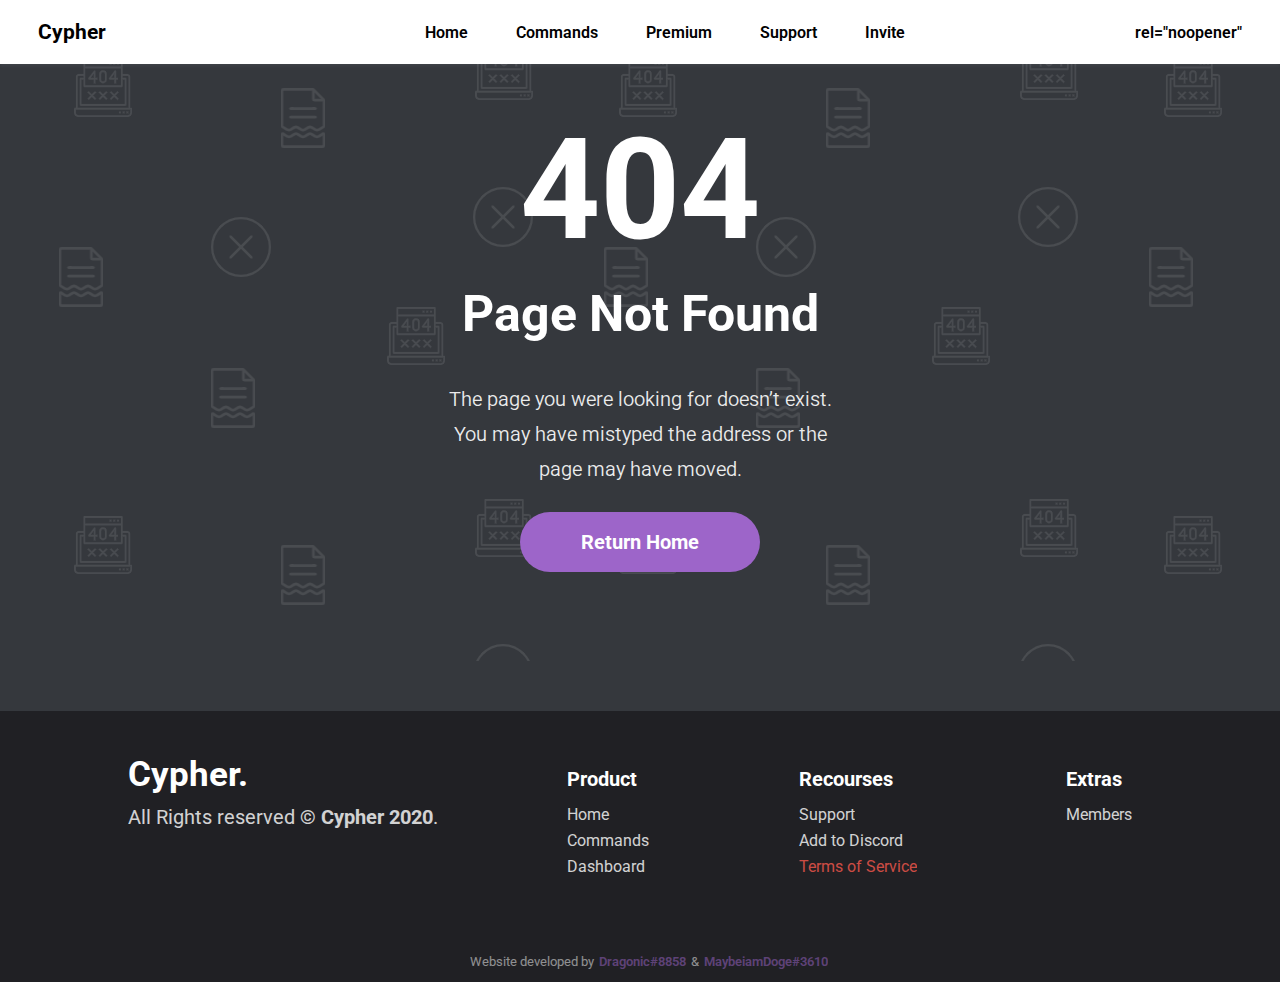
<file: 404/index.html>
<!DOCTYPE html>
<!--suppress HtmlUnknownTag -->
<html lang="en">
<head>
	<meta charset="utf-8">
	<meta name="viewport" content="width=device.width, initial-scale=1.0">
	<link href='https://cdn.jsdelivr.net/npm/boxicons@2.0.5/css/boxicons.min.css' rel='stylesheet'>
	<link href="https://kit-free.fontawesome.com/releases/latest/css/free.min.css" media="all" rel="stylesheet">
	<link rel="stylesheet" href="error.css">
	<title>Cypher | Oops!</title>
</head>
<body>

        <div class="wrapper">
            <div class="nav grid">
                <div>
                    <a href="/" class="logo">Cypher</a>
                </div>

                <div class="menu" id="nav-menu">
                    <ul class="list">
                        <li class="item"><a href="/" class="link">Home</a></li>
                        <li class="item"><a href="/commands" class="link">Commands</a></li>
                        <li class="item"><a href="/premium/" class="link">Premium</a></li>
                        <li class="item"><a href="//cypherbot.org/support" target="_blank" class="link" rel="noopener">Support</a></li>
                        <li class="item"><a href="https://cypherbot.org/invite" target="_blank" class="link" rel="noopener">Invite</a></li>
                    </ul>
                </div>

                <div class="toggle" id="nav-toggle">
                    <i class='bx bx-menu'></i>
                </div> rel="noopener"
            </div>
        </div>

	<div id="landing">

		<div class="text">
			<h1 class="header">404</h1>
			<h3 class="title">Page Not Found</h3>
			<h3 class="description">The page you were looking for doesn’t exist. You may have mistyped the address or the page may have moved.</h3>
			<a href="../index.html" class="button">Return Home</a>
		</div>

	</div>


	<div class="footer">
		<!-- up-sec -->
		<div class="up-section">
			<div class="part">
				<a href="#" class="f-logo">Cypher.</a>
				<p class="description">All Rights reserved <b>&copy; Cypher 2020</b>.</p>
				<div class="social">
					<a href="https://top.gg/bot/698234168785764432" target="_blank" rel="noopener"><i class="far fa-star"></i></a>
					<a href="https://discord.gg/sZTzZr7" target="_blank" rel="noopener"><i class="far fa-question-circle"></i></a>
				</div>
			</div>
			<ul>
				<h1>Product</h1>
				<li><a href="#">Home</a></li>
				<li><a href="#">Commands</a></li>
				<li><a href="#">Dashboard</a></li>
			</ul>
			<ul>
				<h1>Recourses</h1>
				<li><a href="https://cypherbot.org/support" target="_blank" rel="noopener">Support</a></li>
				<li><a href="https://cypherbot.org/invite" target="_blank" rel="noopener">Add to Discord</a></li>
				<li><a href="../terms/terms.html" class="tos">Terms of Service</a></li>
			</ul>
			<ul>
				<h1>Extras</h1>
				<li><a href="/members/">Members</a></li>
			</ul>
		</div>
		<div class="credits">
			<p>Website developed by <a href="#">Dragonic#8858</a> &  <a href="https://matthewhayward.co.uk/" rel="noopener" target="_blank">MaybeiamDoge#3610</a></p>
		</div>
	</div>

	<script>
		const container = document.getElementById('landing');
		window.onmousemove = function(e){
			const x = -e.clientX / 95,
					y = -e.clientY / 95;
			container.style.backgroundPositionX = x + 'px';
			container.style.backgroundPositionY = y + 'px';

		}
	</script>
	<script src="../js/script.js"></script>
</body>
</html>
</file>
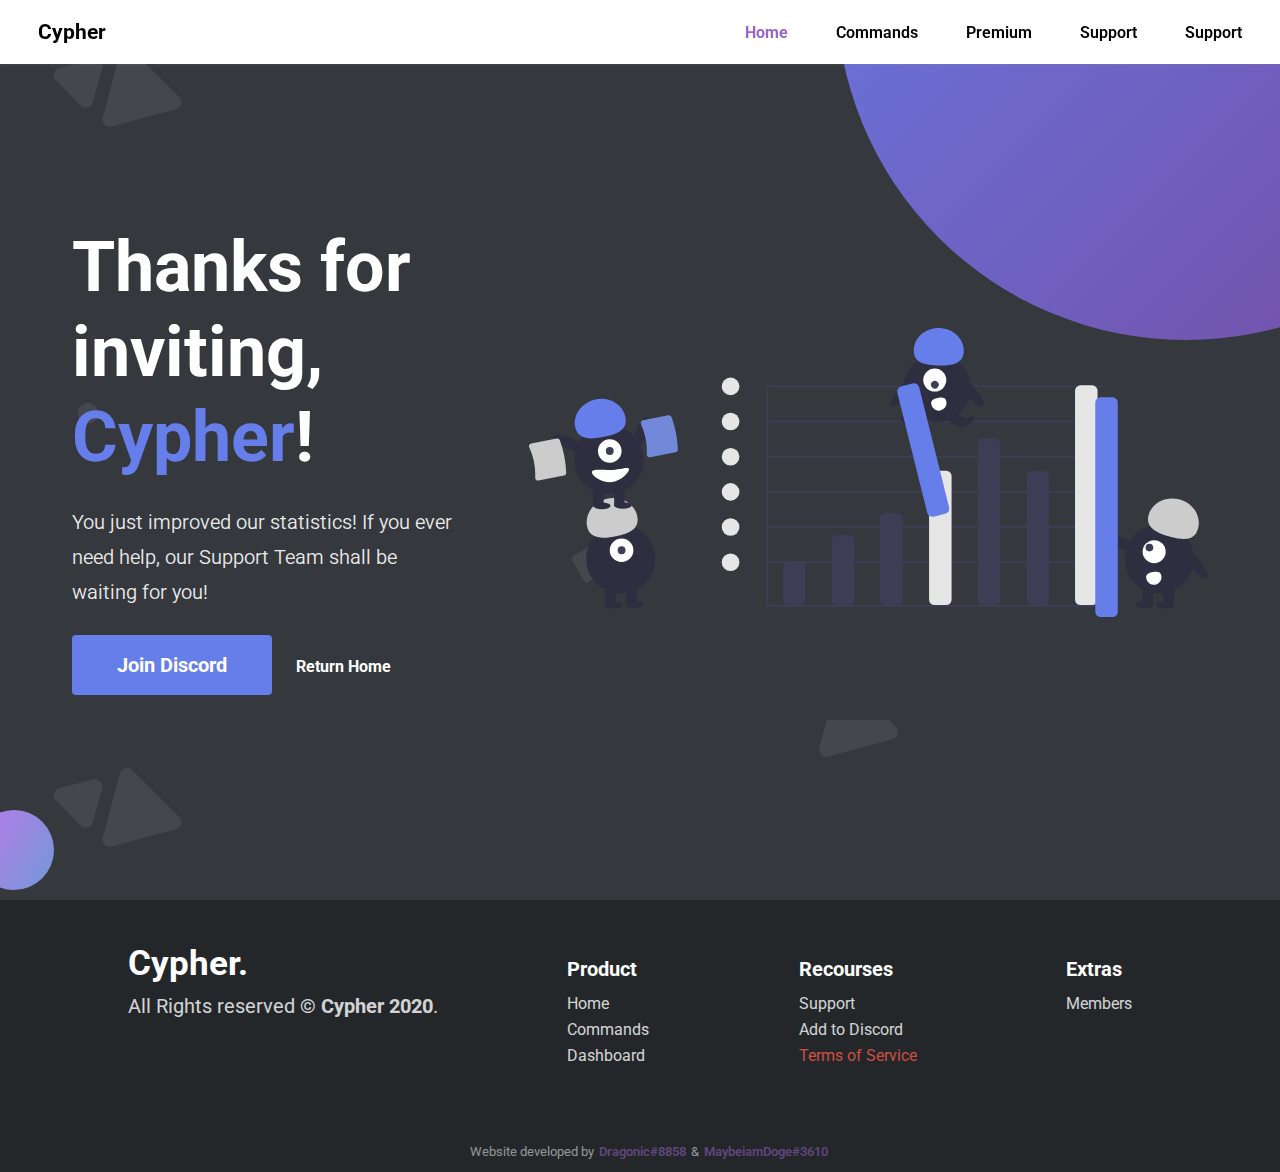
<file: completed/index.html>
<!DOCTYPE html>
<!--suppress HtmlUnknownTag -->
<html lang="en">
<head>
	<meta charset="utf-8">
	<meta name="viewport" content="width=device.width, initial-scale=1.0">
	<link href="https://kit-free.fontawesome.com/releases/latest/css/free.min.css" media="all" rel="stylesheet">
	<script src="/js/lazysizes.min.js" async=""></script>
    <link href='https://cdn.jsdelivr.net/npm/boxicons@2.0.5/css/boxicons.min.css' rel='stylesheet'>
	<link rel="stylesheet" href="complete.css">
	<title>Thank you!</title>
</head>
<body>

        <div class="wrapper">
            <div class="nav grid">
                <div>
                    <a href="/" class="logo">Cypher</a>
                </div>

                <div class="menu" id="nav-menu">
                    <ul class="list">
                        <li class="item"><a href="/" class="link active">Home</a></li>
                        <li class="item"><a href="/commands/" class="link">Commands</a></li>
                        <li class="item"><a href="/premium/" class="link">Premium</a></li>
                        <li class="item"><a href="https://discord.gg/sZTzZr7" target="_blank" class="link">Support</a></li>
                        <li class="item"><a href="https://cypherbot.org/invite" target="_blank" class="link">Support</a></li>
                    </ul>
                </div>

                <div class="toggle" id="nav-toggle">
                    <i class='bx bx-menu'></i>
                </div>
            </div>
        </div>

	<div class="landing">

		<div class="top-right-gradient"></div>

		<div class="text" data-aos="fade-right">
			<h1 class="title">Thanks for inviting, <span>Cypher</span>!</h1>
			<h3 class="description">You just improved our statistics! If you ever need help, our Support Team shall be waiting for you!</h3>
			<div class="buttons">
				<a href="https://discord.gg/sZTzZr7" target="_blank" class="color">Join Discord</a> <a href="../index.html">Return Home</a>
			</div>
		</div>
		<div class="logo" data-aos="fade-left">
			<img data-src="images/undraw_Projections_re_1mrh.svg" draggable="false" class="image lazyload" alt="Thank you!">
		</div>

		<div class="bottom-left-gradient"></div>

	</div>

	<div class="footer">
		<!-- up-sec -->
		<div class="up-section">
			<div class="part">
				<a href="#" class="f-logo">Cypher.</a>
				<p class="description">All Rights reserved <b>&copy; Cypher 2020</b>.</p>
				<div class="social">
					<a href="https://top.gg/bot/698234168785764432" target="_blank" rel="noopener"><i class="far fa-star"></i></a>
					<a href="https://discord.gg/sZTzZr7" target="_blank" rel="noopener"><i class="far fa-question-circle"></i></a>
				</div>
			</div>
			<ul>
				<h1>Product</h1>
				<li><a href="#">Home</a></li>
				<li><a href="#">Commands</a></li>
				<li><a href="#">Dashboard</a></li>
			</ul>
			<ul>
				<h1>Recourses</h1>
				<li><a href="https://cypherbot.org/support" target="_blank" rel="noopener">Support</a></li>
				<li><a href="https://cypherbot.org/invite" target="_blank" rel="noopener">Add to Discord</a></li>
				<li><a href="../terms/terms.html" class="tos">Terms of Service</a></li>
			</ul>
			<ul>
				<h1>Extras</h1>
				<li><a href="/members/">Members</a></li>
			</ul>
		</div>
		<div class="credits">
			<p>Website developed by <a href="#">Dragonic#8858</a> &  <a href="https://matthewhayward.co.uk/" rel="noopener" target="_blank">MaybeiamDoge#3610</a></p>
		</div>
	</div>
	
	<script type="text/javascript">
	const showMenu = (toggleId, navId) =>{
	    const toggle = document.getElementById(toggleId),
	    nav = document.getElementById(navId)

	    if(toggle && nav){
	        toggle.addEventListener('click', ()=>{
	            nav.classList.toggle('show')
	        })
	    }
	}
	showMenu('nav-toggle','nav-menu')

	/*===== ACTIVE AND REMOVE MENU =====*/
	const navLink = document.querySelectorAll('.link');

	function linkAction(){
	  /*Active link*/
	  navLink.forEach(n => n.classList.remove('active'));
	  this.classList.add('active');

	  /*Remove menu mobile*/
	  const navMenu = document.getElementById('nav-menu')
	  navMenu.classList.remove('show')
	}
	navLink.forEach(n => n.addEventListener('click', linkAction));
	</script>
</body>
</html>
</file>
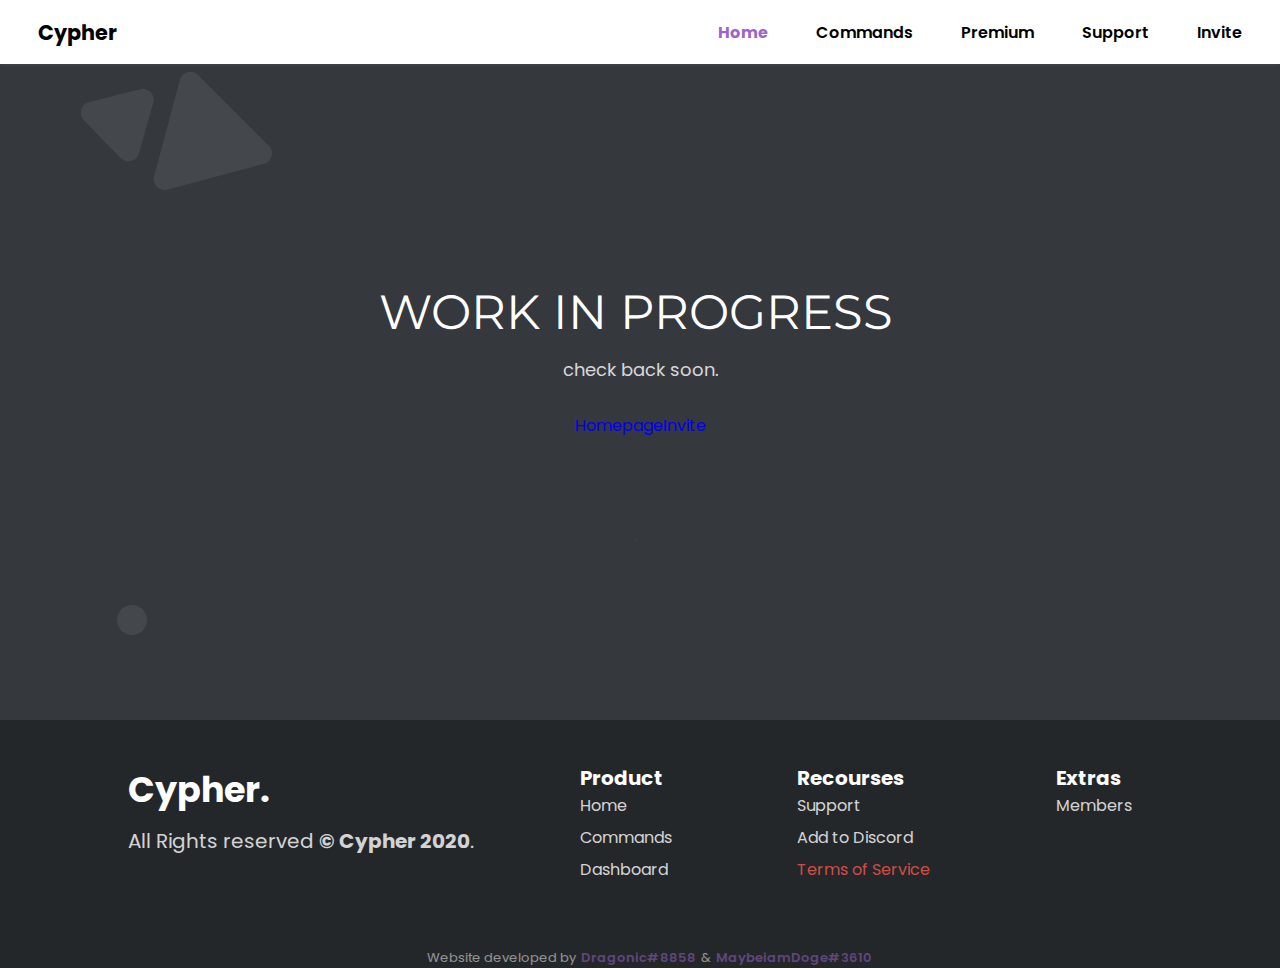
<file: construction/index.html>
<!DOCTYPE html>
<html lang="en">
<head>
	<meta charset="utf-8">
	<meta name="viewport" content="width=device.width, initial-scale=1.0">
    <link href='https://cdn.jsdelivr.net/npm/boxicons@2.0.5/css/boxicons.min.css' rel='stylesheet'>
	<link rel="stylesheet" href="const.css">
	<title>Cypher | Progress</title>

	<meta name="twitter:card"
	      content="summary">
  	<meta property="theme-color"
  	      content="#FFCF4A">
  	<meta name="description" 
  	 	  content="Don't come here yet, we're working on something 👀">
  	<meta name="og:title" 
  		  content="Cypher | Multipurpose Discord Bot">
  	<meta name="og:site_name" 
  		  content="Cypher">  		  
  	<meta name="og:type"
  	      content="website">
  	<meta name="og:image" 
  	      content="https://i.imgur.com/5wyZD51.png">
  	<meta name="og:image:width"
  	      content="200">
  	<meta name="og:image:height" 
  	      content="200">

</head>
<body>

        <div class="wrapper">
            <div class="nav grid">
                <div>
                    <a href="/" class="logo">Cypher</a>
                </div>

                <div class="menu" id="nav-menu">
                    <ul class="list">
                        <li class="item"><a href="/" class="link active">Home</a></li>
                        <li class="item"><a href="/commands/" class="link">Commands</a></li>
                        <li class="item"><a href="/premium/" class="link">Premium</a></li>
<!--                        <li class="item"><a href="#skills" class="link">Dashboard</a></li>-->
                        <li class="item"><a href="//cypherbot.org/support" class="link">Support</a></li>
                        <li class="item"><a href="//cypherbot.org/invite" class="link">Invite</a></li>
                    </ul>
                </div>

                <div class="toggle" id="nav-toggle">
                    <i class='bx bx-menu'></i>
                </div>
            </div>
        </div>


	<div class="intro">
		<div class="container">
			<div class="text-center">
				<h1 class="title">Work in Progress</h1>
				<p class="desc">
					check back soon.
				</p>
				<div class="btn">
					<!-- <a href="../../index.html" class="link">Go Home</a>&nbsp;|&nbsp;<a href="https://cypherbot.org/invite" target="_blank"class="link">invite</a> -->
					<a href="#" class="color">Homepage</a><a href="#">Invite</a>
				</div>
			</div>
		</div>
	</div>

	<div class="footer">
		<!-- up-sec -->
		<div class="up-section">
			<div class="part">
				<a href="#" class="f-logo">Cypher.</a>
				<p class="description">All Rights reserved <b>&copy; Cypher 2020</b>.</p>
				<div class="social">
					<a href="https://top.gg/bot/698234168785764432" target="_blank" rel="noopener"><i class="far fa-star"></i></a>
					<a href="https://discord.gg/sZTzZr7" target="_blank" rel="noopener"><i class="far fa-question-circle"></i></a>
				</div>
			</div>
			<ul>
				<h1>Product</h1>
				<li><a href="#">Home</a></li>
				<li><a href="#">Commands</a></li>
				<li><a href="#">Dashboard</a></li>
			</ul>
			<ul>
				<h1>Recourses</h1>
				<li><a href="https://cypherbot.org/support" target="_blank" rel="noopener">Support</a></li>
				<li><a href="https://cypherbot.org/invite" target="_blank" rel="noopener">Add to Discord</a></li>
				<li><a href="../terms/terms.html" class="tos">Terms of Service</a></li>
			</ul>
			<ul>
				<h1>Extras</h1>
				<li><a href="/members/">Members</a></li>
			</ul>
		</div>
		<div class="credits">
			<p>Website developed by <a href="#">Dragonic#8858</a> &  <a href="https://matthewhayward.co.uk/" rel="noopener" target="_blank">MaybeiamDoge#3610</a></p>
		</div>
	</div>

<script type="text/javascript">
	/*===== MENU SHOW =====*/
	const showMenu = (toggleId, navId) =>{
	    const toggle = document.getElementById(toggleId),
	    nav = document.getElementById(navId)

	    if(toggle && nav){
	        toggle.addEventListener('click', ()=>{
	            nav.classList.toggle('show')
	        })
	    }
	}
	showMenu('nav-toggle','nav-menu')

	/*===== ACTIVE AND REMOVE MENU =====*/
	const navLink = document.querySelectorAll('.link');

	function linkAction(){
	  /*Active link*/
	  navLink.forEach(n => n.classList.remove('active'));
	  this.classList.add('active');

	  /*Remove menu mobile*/
	  const navMenu = document.getElementById('nav-menu')
	  navMenu.classList.remove('show')
	}
	navLink.forEach(n => n.addEventListener('click', linkAction));
</script>

</body>
</html>
</file>
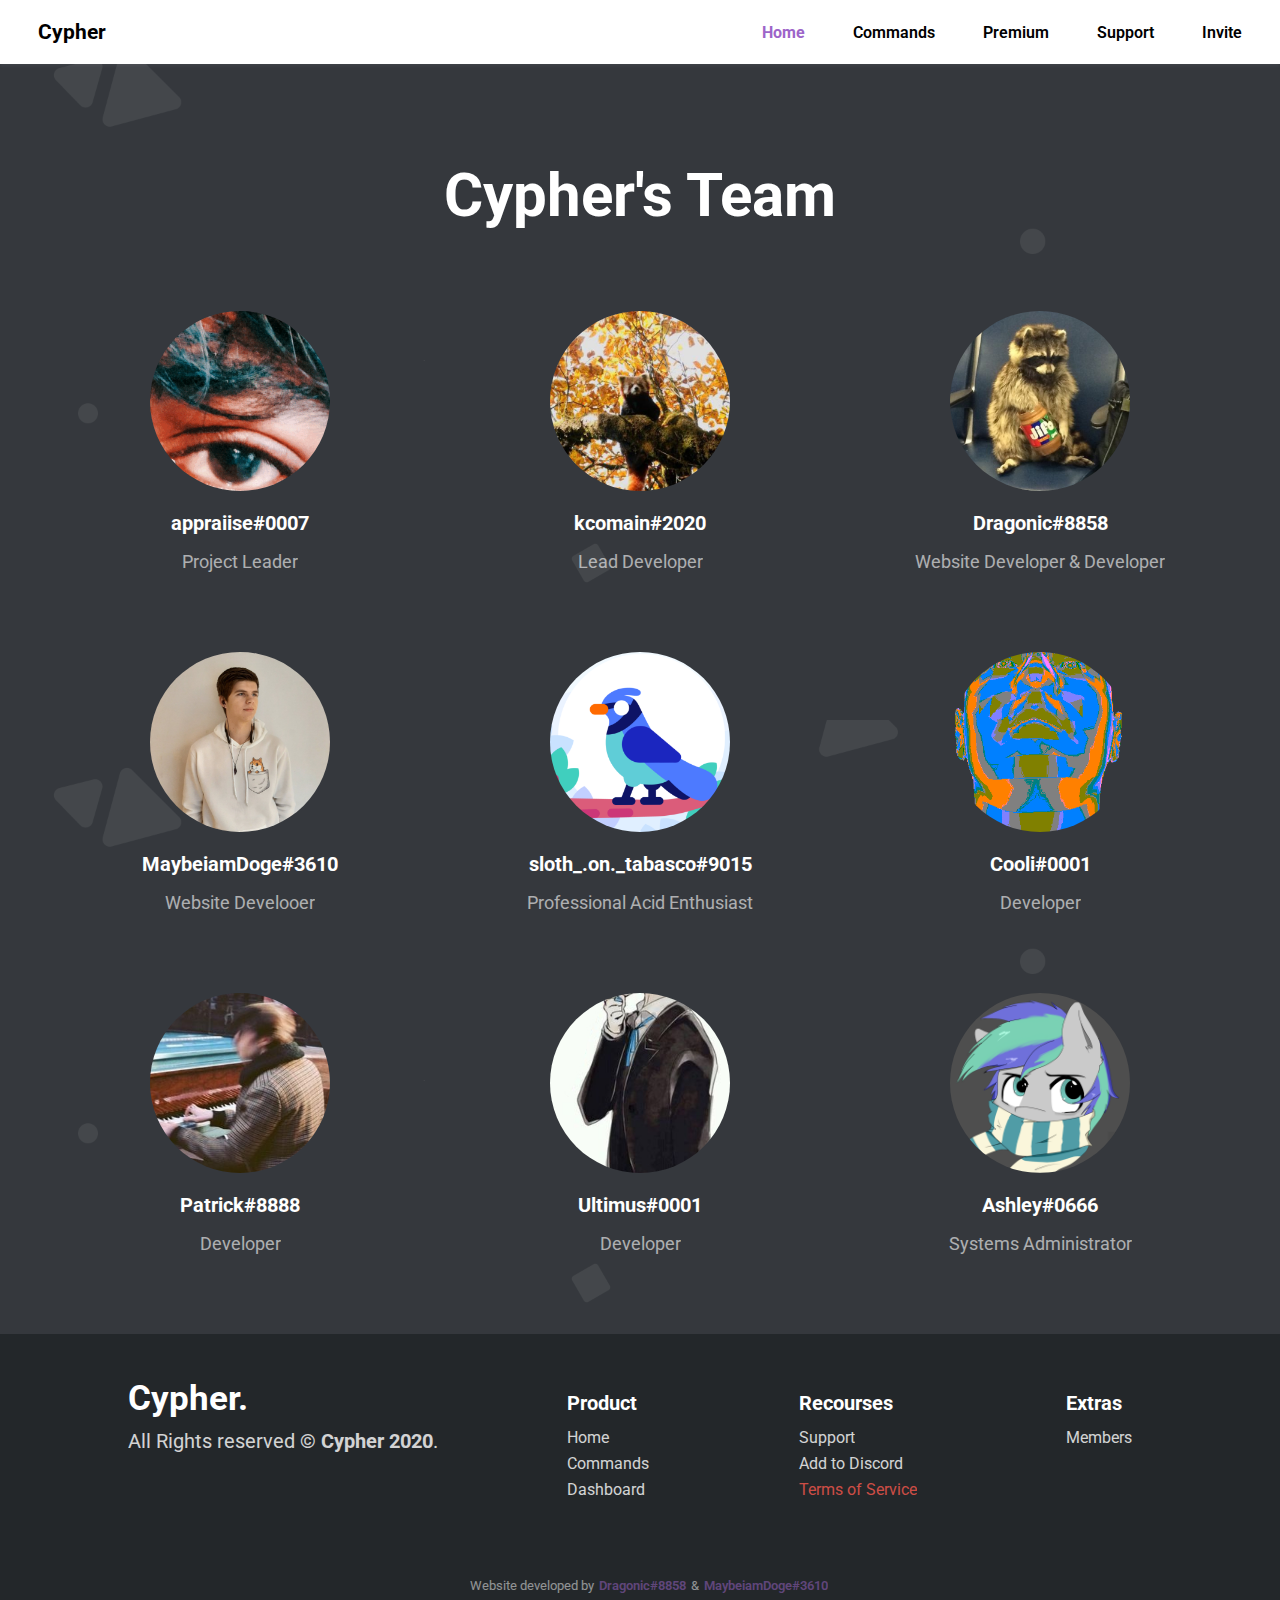
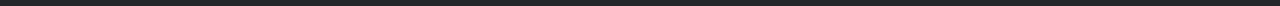
<file: members/index.html>
<!DOCTYPE html>
<!--suppress HtmlUnknownTag -->
<html lang="en">
<head>
	<meta charset="utf-8">
	<meta name="viewport" content="width=device.width, initial-scale=1.0">
	<link href='https://cdn.jsdelivr.net/npm/boxicons@2.0.5/css/boxicons.min.css' rel='stylesheet'>
	<script src="../js/lazysizes.min.js" async=""></script>
	<title>Cypher | Members</title>
	<link rel="stylesheet" href="members.css">

	<meta name="twitter:card"
	      content="summary">
  	<meta property="theme-color"
  	      content="#FFCD4B">
  	<meta name="description" 
  	 	  content="Get to know every of Cypher's developers!">
  	<meta name="og:title" 
  		  content="Cypher | Multipurpose Discord Bot">
  	<meta name="og:site_name" 
  		  content="Cypher">  		  
  	<meta name="og:type"
  	      content="website">
  	<meta name="og:image" 
  	      content="https://i.imgur.com/5wyZD51.png">
  	<meta name="og:image:width"
  	      content="200">
  	<meta name="og:image:height" 
  	      content="200">

</head>
<body>

        <div class="wrapper">
            <div class="nav grid">
                <div>
                    <a href="#" class="logo">Cypher</a>
                </div>

                <div class="menu" id="nav-menu">
                    <ul class="list">
                        <li class="item"><a href="/" class="link active">Home</a></li>
                        <li class="item"><a href="/commands/" class="link">Commands</a></li>
                        <li class="item"><a href="/premium/" class="link">Premium</a></li>
                        <li class="item"><a href="https://cypherbot.org/" target="_blank" class="link">Support</a></li>
                        <li class="item"><a href="https://cypherbot.org/invite" target="_blank" class="link">Invite</a></li>
                    </ul>
                </div>

                <div class="toggle" id="nav-toggle">
                    <i class='bx bx-menu'></i>
                </div>
            </div>
        </div>


	<div class="team">
		<div class="inner">
			<h1 class="title">Cypher's Team</h1>

			<div class="members">

				<div class="member">
					<img data-src="Avatars/Zac.png" class="lazyload" alt="zac">
					<div class="name">appraiise#0007</div>
					<div class="description">Project Leader</div>
				</div>

				<div class="member">
					<img data-src="Avatars/Kenny.png" class="lazyload" alt="Kenny">
					<div class="name">kcomain#2020</div>
					<div class="description">Lead Developer</div>
				</div>

				<div class="member">
					<img data-src="Avatars/Dragonic.png" class="lazyload" alt="Drag">
					<div class="name">Dragonic#8858</div>
					<div class="description">Website Developer & Developer</div>
				</div>

				<div class="member">
					<img data-src="Avatars/Doge.png" class="lazyload" alt="Doge">
					<div class="name">MaybeiamDoge#3610</div>
					<div class="description">Website Develooer</div>
				</div>

				<div class="member">
					<img data-src="Avatars/Sloth.png" class="lazyload" alt="Sloth">
					<div class="name">sloth_.on._tabasco#9015</div>
					<div class="description">Professional Acid Enthusiast</div>
				</div>

				<div class="member">
					<img data-src="Avatars/Cooli.png" class="lazyload" alt="Cooli">
					<div class="name">Cooli#0001</div>
					<div class="description">Developer</div>
				</div>

				<div class="member">
					<img data-src="Avatars/Patrick.png" class="lazyload" alt="Patrick">
					<div class="name">Patrick#8888</div>
					<div class="description">Developer</div>
				</div>

				<div class="member">
					<img data-src="Avatars/Ultimus.png" class="lazyload" alt="Ultimus">
					<div class="name">Ultimus#0001</div>
					<div class="description">Developer</div>
				</div>

				<div class="member">
					<img data-src="Avatars/Ashley.png" class="lazyload" alt="Ashley">
					<div class="name">Ashley#0666</div>
					<div class="description">Systems Administrator</div>
				</div>

			</div>

		</div>
	</div>

	<div class="footer">
		<!-- up-sec -->
		<div class="up-section">
			<div class="part">
				<a href="#" class="f-logo">Cypher.</a>
				<p class="description">All Rights reserved <b>&copy; Cypher 2020</b>.</p>
				<div class="social">
					<a href="https://top.gg/bot/698234168785764432" target="_blank" rel="noopener"><i class="far fa-star"></i></a>
					<a href="https://discord.gg/sZTzZr7" target="_blank" rel="noopener"><i class="far fa-question-circle"></i></a>
				</div>
			</div>
			<ul>
				<h1>Product</h1>
				<li><a href="#">Home</a></li>
				<li><a href="#">Commands</a></li>
				<li><a href="#">Dashboard</a></li>
			</ul>
			<ul>
				<h1>Recourses</h1>
				<li><a href="https://cypherbot.org/support" target="_blank" rel="noopener">Support</a></li>
				<li><a href="https://cypherbot.org/invite" target="_blank" rel="noopener">Add to Discord</a></li>
				<li><a href="../terms/terms.html" class="tos">Terms of Service</a></li>
			</ul>
			<ul>
				<h1>Extras</h1>
				<li><a href="/members/">Members</a></li>
			</ul>
		</div>
		<div class="credits">
			<p>Website developed by <a href="#">Dragonic#8858</a> &  <a href="https://matthewhayward.co.uk/" rel="noopener" target="_blank">MaybeiamDoge#3610</a></p>
		</div>
	</div>
	
	<script type="text/javascript">
	const showMenu = (toggleId, navId) =>{
	    const toggle = document.getElementById(toggleId),
	    nav = document.getElementById(navId)

	    if(toggle && nav){
	        toggle.addEventListener('click', ()=>{
	            nav.classList.toggle('show')
	        })
	    }
	}
	showMenu('nav-toggle','nav-menu')

	/*===== ACTIVE AND REMOVE MENU =====*/
	const navLink = document.querySelectorAll('.link');

	function linkAction(){
	  /*Active link*/
	  navLink.forEach(n => n.classList.remove('active'));
	  this.classList.add('active');

	  /*Remove menu mobile*/
	  const navMenu = document.getElementById('nav-menu')
	  navMenu.classList.remove('show')
	}
	navLink.forEach(n => n.addEventListener('click', linkAction));
	</script>
</body>
</html>
</file>
<file: 404/error.css>
@import url('https://fonts.googleapis.com/css2?family=Roboto:wght@400;700;900&display=swap');
@import url('https://fonts.googleapis.com/css?family=Poppins:200,300,400,500,600,700,800,900&display=swap');

html, body{
	font-family: 'Roboto', sans-serif;
	overflow-x: hidden;
	margin: 0px;
	padding: 0px;
	background-color: #35383D;
}

html{
	scroll-behavior: smooth;
}

*{
	text-decoration: none!important;
}

:root{
	--dark-bg: #23272A;
	--black: 140px;
	--red: #f7584d;
 	--dark-grey: #202024;
	--bold: 50px;
	--medium: 55px;
	--regular: 20px;
	--small: 19px;
	--purple: #9D65C9;
}


/* nav */


.grid{
  max-width: 1204px;
  display: grid;
  grid-template-columns: 100%;
  grid-column-gap: 2rem;
  width: calc(100% - 2rem);
  margin-left: 1rem;
  margin-right: 1rem;
}
.wrapper{
  width: 100%;
  position: fixed;
  top: 0;
  left: 0;
  z-index: 100;
  background-color: #fff;
  box-shadow: 0 1px 4px rgba(146,161,176,.15);
}

/*===== NAV =====*/
.nav{
  height: 3rem;
  display: flex;
  justify-content: space-between;
  align-items: center;
  font-weight: 600;
  background: #fff;
}

@media screen and (max-width: 768px){
  .menu{
    position: fixed;
    top: 3rem;
    right: -100%;
    width: 50%;
    height: 100%;
    padding: 2rem;
    background-color: #0E2431;
    backdrop-filter: blur(10px);
    transition: .5s;
  }
}

.item{
  margin-bottom: 2rem;
  list-style: none;
}
.link{
  position: relative;
  color: #fff;
  font-weight: 600;
  transition: 0.3s;
}

.logo{
  color: var(--black);
  font-weight: 700;
  font-size: 1.3rem;
}
.toggle{
  color: var(--black);
  font-size: 1.5rem;
  cursor: pointer;
}

/*Active menu*/
.active{
  color: var(--purple);  
}

.show{
  right: 0;
}



@media screen and (min-width: 768px){
  .nav{
    height: calc(3rem + 1rem);
  }
  .list{
  	list-style: none;
    display: flex;
    padding-top: 0;
  }
  .item{
    margin-left: 3rem;
    margin-bottom: 0;
    list-style: none;
  }
  .toggle{
    display: none;
  }
  .link{
    color: #000;
  }
  .active{
    color: var(--purple);
    font-weight: 700;  
  }
}


@media screen and (min-width: 1024px){
  .grid{
    margin-left: auto;
    margin-right: auto;
  }
}



#landing {
	display: flex;
	flex-direction: row;
	align-items: center;
	justify-content: center;
	background: url(p404.png);
	width: 100%;
	height: 73.4vh;
	margin-bottom: 50px;
}


#landing .text{
	align-items: center;
	display: flex;
	flex-direction: column;
	justify-content: center;
	text-align: center;
	width: 30%;
	margin-top: 20px;
	height: 200px;
} 

#landing .text .title{
	font-size: var(--bold);
	color: #fff;
	margin: 0!important;
	padding-bottom: 10px;
	line-height: 85px;
}

#landing .text .title span{
	color: var(--purple);
}

#landing .text .description{
	font-size: var(--regular);
	line-height: 35px;
	text-align: center;
	color: #fff;
	opacity: .9;
	margin: 15px 0 25px;
	font-weight: 350;
}

#landing .text .header{
	font-size: var(--black);
	margin: 0;
	color: #fff;
}

#landing .text .button{
	width: 200px;
	text-align: center;
	font-size: var(--regular);
	padding: 18px 20px;
	border-radius: 50px;
	background-color: var(--purple);
	transition: 0.2s;	
}

#landing .text .button:hover{
	box-shadow: 0 8px 15px rgba(0,0,0,.2);
}


#landing .text a{
	display: inline-block;
	font-weight: 700;
	color: #fff;
}


#landing .logo .image{
	width: 679px;
	/*height: 567.11px;*/
	margin-top: 50px;
	transition: 0.5s;
}


/* FOOTER */
.footer{
	box-sizing: border-box;
	display: flex;
	flex-direction: column;
	align-items: center;
	background: var(--dark-grey);

}

.f-logo{
    font-size: 35px;
    color: #fff;
    margin: 0;
    font-weight: 700;
}

.up-section .part{
	display: flex;

	animation: moveRight 0.6s ease-in-out;
	flex-direction: column;
}

.up-section .part .social{
	display: flex;
}


.up-section .part .social a{
	color: #fff;
	margin-right: 15px;
	font-size: 26px;
	opacity: .8;
	transition: 0.2s;
}

.up-section .part .social a:hover{
	opacity: 1;
}

.up-section .part p{
    font-size: 20px;
    opacity: .8;
    color: #fff;
    margin-top: 10px;
}
.up-section ul{
	animation: moveUp 0.6s ease-in-out;
	margin: 0px;
	padding: 0 20px;
}

.up-section ul li{
	list-style: none;
}

.up-section h1{
	color: #fff;
	font-size: 20px;
}

.up-section ul li a{
	font-size: 16px;
	color: #fff;
	opacity: .8;
	display: inline-block;
	margin-bottom: 7px;
	transition: 0.4s;
}

.up-section ul li a:hover{
	opacity: 1;
}

.up-section ul li p{
	font-size: 14px;
	color: #575a70;
	line-height: 10px;
}

.up-section{
	display: flex;
	justify-content: space-between;
	padding: 3% 0px;
	margin: 5px;
	width: 80%;
	flex-wrap: wrap;
}


.up-section ul li .tos{
	color: var(--red);
}
.credits{
	margin-left: 20px;
	margin-top: 15px;
	text-align: center;
	color: #fff;
	align-items: center;
	opacity: .5;
}

.credits p{
	font-size: 13px;
}

.credits a{

	margin: 2px;
	color: var(--purple);
	font-weight: 600;
}

@media only screen and (max-width: 991px){
	#landing{
		flex-direction: column-reverse;
		align-items: center;
		justify-content: center;
		text-align: center;
	}

	#landing .text{
		margin-top: 120px;
		width: 80%;
	}
}


@media (max-width: 720px){
	.footer{
		padding: 30px;
	}
	.up-section{
		flex-direction: column;
		align-items: center;
		text-align: center;
	}
	.up-section ul h1{
		font-size: 25px;
	}
	.up-section ul li{
		text-align: center;
		margin: 10px;
	}
	.up-section ul li a{
		font-size: 20px;
	}
	.up-section .part .social{
		text-align: center;
    	display: flex;
    	justify-content: center;
    	margin-bottom: 20px;
	}
	.part{
		text-align: center;
	}
}
</file>
<file: completed/complete.css>
@import url('https://fonts.googleapis.com/css2?family=Roboto:wght@400;700;900&display=swap');
@import url('https://fonts.googleapis.com/css?family=Poppins:200,300,400,500,600,700,800,900&display=swap');

html, body{
	font-family: 'Roboto', sans-serif;
	overflow-x: hidden;
	margin: 0px;
	padding: 0px;
	background-color: #35383D;
}

html{
	scroll-behavior: smooth;
}

*{
	text-decoration: none!important;
}

:root{
	--purple: #9D65C9;
	--blue: #667eea ;
	--blurple: #7289DA;
	--red: #f7584d;
	--dark-bg: #23272A;
	--bold: 70px;
	--medium: 55px;
	--regular: 20px;
	--small: 19px;
}

/* nav */

.grid{
  max-width: 1204px;
  display: grid;
  grid-template-columns: 100%;
  grid-column-gap: 2rem;
  width: calc(100% - 2rem);
  margin-left: 1rem;
  margin-right: 1rem;
}
.wrapper{
  width: 100%;
  position: fixed;
  top: 0;
  left: 0;
  z-index: 100;
  background-color: #fff;
  box-shadow: 0 1px 4px rgba(146,161,176,.15);
}

/*===== NAV =====*/
.nav{
  height: 3rem;
  display: flex;
  justify-content: space-between;
  align-items: center;
  font-weight: 600;
  background: #fff;
}

@media screen and (max-width: 768px){
  .menu{
    position: fixed;
    top: 3rem;
    right: -100%;
    width: 50%;
    height: 100%;
    padding: 2rem;
    background-color: #0E2431;
    backdrop-filter: blur(10px);
    transition: .5s;
  }
}

.item{
  margin-bottom: 2rem;
  list-style: none;
}
.link{
  position: relative;
  color: #fff;
  font-weight: 600;
  transition: 0.3s;
}

.logo{
  color: var(--black);
  font-weight: 700;
  font-size: 1.3rem;
}
.toggle{
  color: var(--black);
  font-size: 1.5rem;
  cursor: pointer;
}

/*Active menu*/
.active{
  color: var(--purple);
}

.show{
  right: 0;
}



@media screen and (min-width: 768px){
  .nav{
    height: calc(3rem + 1rem);
  }
  .list{
  	list-style: none;
    display: flex;
    padding-top: 0;
  }
  .item{
    margin-left: 3rem;
    margin-bottom: 0;
    list-style: none;
  }
  .toggle{
    display: none;
  }
  .link{
    color: #000;
  }
  .active{
    color: var(--purple);
    font-weight: 700;
  }
}


@media screen and (min-width: 1024px){
  .grid{
    margin-left: auto;
    margin-right: auto;
  }
}



/*intro */


.landing {
	display: flex;
	flex-direction: row;
	align-items: center;
	justify-content: space-evenly;
	background: url(../images/bg.png);
	background-size: 100%;
	height: 100vh;
	z-index: 100;
}

.landing .top-right-gradient{
	position: absolute;
	top: -40%;
	right: -20%;
	width: 700px;
	height: 700px;
	border-radius: 50%;
	background-image: linear-gradient(135deg, #667eea 0%, #764ba2 100%);
}

.landing .bottom-left-gradient{
	position: absolute;
	bottom: 10px;
	left: -2%;
	width: 80px;
	height: 80px;
	border-radius: 50%;
	background-image: linear-gradient(120deg, #bd79e8 0%, #7298DA 100%);
}

.landing .text{
	display: flex;
	flex-direction: column;
	justify-content: center;
	width: 30%;
	margin-top: 20px;
	height: 200px;
}

.landing .text .title{
	font-size: var(--bold);
	color: #fff;
	margin: 0!important;
	padding-bottom: 10px;
	line-height: 85px;
}

.landing .text .title span{
	color: var(--blue);
}


.landing .text .description{
	font-size: var(--regular);
	line-height: 35px;
	color: #fff;
	opacity: .9;
	margin: 15px 0 25px;
	font-weight: 350;
}

.landing .text .buttons .color{
	width: 160px;
	margin-right: 20px;
	text-align: center;
	font-size: var(--regular);
	padding: 18px 20px;
	border-radius: 4px;
	background-color: #667eea;
	transition: 0.4s;
}
.landing .text .buttons .color:hover{
	color: #111;

}


.landing .text .button{
	width: 200px;
	text-align: center;
	font-size: var(--regular);
	padding: 18px 9px;
	border-radius: 50px;
}

.landing .text .button:hover{
	box-shadow: 0 8px 15px rgba(0,0,0,.2);
}


.landing .text a{
	display: inline-block;
	font-weight: 700;
	color: #fff;
}


.landing .logo .image{
	width: 679px;
	/*height: 567.11px;*/
	margin-top: 50px;
	transition: 0.5s;
}

/* footer */

.footer{
	background-color: #23272a;
	box-sizing: border-box;
	display: flex;
	flex-direction: column;
	align-items: center;

}

.f-logo{
    font-size: 35px;
    color: #fff;
    margin: 0;
    font-weight: 700;
}

.up-section .part{
	display: flex;
	flex-direction: column;
}

.up-section .part .social{
	display: flex;
}

.up-section .part .social a{
	color: #fff;
	margin-right: 15px;
	font-size: 20px;
}


.up-section .part p{
    font-size: 20px;
    opacity: .8;
    color: #fff;
    margin-top: 10px;
}
.up-section ul{
	margin: 0px;
	padding: 0 20px;
}

.up-section ul li{
	list-style: none;
}

.up-section h1{
	color: #fff;
	font-size: 20px;
}

.up-section ul li a{
	font-size: 16px;
	color: #fff;
	opacity: .8;
	display: inline-block;
	margin-bottom: 7px;
	transition: 0.4s;
}

.up-section ul li a:hover{
	opacity: 1;
}


.up-section ul li p{
	font-size: 14px;
	color: #575a70;
	line-height: 10px;
}

.up-section{
	display: flex;
	justify-content: space-between;
	padding: 3% 0px;
	margin: 5px;
	width: 80%;
	flex-wrap: wrap;
}

.up-section ul li .tos{
	color: var(--red);
}

.credits{
	margin-left: 20px;
	margin-top: 15px;
	text-align: center;
	color: #fff;
	align-items: center;
	opacity: .5;
}

.credits p{
	font-size: 13px;
}

.credits a{

	margin: 2px;
	color: var(--purple);
	font-weight: 600;
}


/* responsive */

@media (max-width: 720px){
	.footer{
		padding: 30px;
	}
	.up-section{
		flex-direction: column;
		align-items: center;
		text-align: center;
	}
	.up-section ul h1{
		font-size: 25px;
	}
	.up-section ul li{
		text-align: center;
		margin: 10px;
	}
	.up-section ul li a{
		font-size: 20px;
	}
	.up-section .part .social{
		text-align: center;
    	display: flex;
    	justify-content: center;
    	margin-bottom: 20px;
	}
	.part{
		text-align: center;
	}
}

@media only screen and (max-width: 991px){
	.landing{
		flex-direction: column-reverse;
		height: 100vh;
		align-items: center;
		justify-content: center;
		text-align: center;
	}

	.landing .text{
		width: 80%;
	}
	.landing .text .title{
		font-size: 45px;
		line-height: 65px;
	}
	.landing .text h3{
		font-size: 16px;
	}
	.landing .text .button{
		margin: 0 auto;
	}
	.landing .logo .image{
		width: 380px;
		margin-bottom: 30px;
		margin-top: 60px;
	}
	.landing .top-right-gradient{
    	top: -29%;
    	right: -43%;
	}
}
</file>
<file: construction/const.css>
@import url(https://fonts.googleapis.com/css?family=Montserrat);
 @import url('https://fonts.googleapis.com/css?family=Poppins:200,300,400,500,600,700,800,900&display=swap');


*{
	margin: 0;
	padding: 0;
	font-family: 'Poppins', sans-serif;
	list-style: none;
    text-decoration: none;
}

body{
	background: url(../images/bg.png);
}

:root{
	--purple: #9D65C9;
  --red: #f7584d;
  --dark-bg: #23272A;
}


.grid{
  max-width: 1204px;
  display: grid;
  grid-template-columns: 100%;
  grid-column-gap: 2rem;
  width: calc(100% - 2rem);
  margin-left: 1rem;
  margin-right: 1rem;
}
.wrapper{
  width: 100%;
  position: fixed;
  top: 0;
  left: 0;
  z-index: 100;
  background-color: #fff;
  box-shadow: 0 1px 4px rgba(146,161,176,.15);
}

/*===== NAV =====*/
.nav{
  height: 3rem;
  display: flex;
  justify-content: space-between;
  align-items: center;
  font-weight: 600;
  background: #fff;
}

@media screen and (max-width: 768px){
  .menu{
    position: fixed;
    top: 3rem;
    right: -100%;
    width: 50%;
    height: 100%;
    padding: 2rem;
    background-color: #0E2431;
    backdrop-filter: blur(10px);
    transition: .5s;
  }
}

.item{
  margin-bottom: 2rem;
}
.link{
  position: relative;
  color: #fff;
  font-weight: 600;
  transition: 0.3s;
}

.logo{
  color: var(--black);
  font-weight: 700;
  font-size: 1.3rem;
}
.toggle{
  color: var(--black);
  font-size: 1.5rem;
  cursor: pointer;
}

/*Active menu*/
.active{
  color: var(--purple);
}

.show{
  right: 0;
}



@media screen and (min-width: 768px){
  .nav{
    height: calc(3rem + 1rem);
  }
  .list{
  	list-style: none;
    display: flex;
    padding-top: 0;
  }
  .item{
    margin-left: 3rem;
    margin-bottom: 0;
    list-style: none;
  }
  .toggle{
    display: none;
  }
  .link{
    color: #000;
  }
  .active{
    color: var(--purple);
    font-weight: 700;
  }
}


@media screen and (min-width: 1024px){
  .grid{
    margin-left: auto;
    margin-right: auto;
  }
}

.intro {
	position: relative;
	width: 100%;
	min-height: 80vh;
	background-size: cover;
	display: flex;
	justify-content: center;
	align-items: center;
}

.container{
	max-width: 1005px;
	text-align: left;
	margin: 0 auto;
	padding: 1em 1em;
}

.text-center{
	text-align: center;
}

.title{
	color: #fff;
    font-family: 'Montserrat', sans-serif;
    font-size: 48px;
    font-weight: normal;
    text-transform: uppercase;
	display: inline-block;
	padding-right: 8px;
	margin-bottom: 15px;
}

.desc{
    font-family: 'Poppins', sans-serif;
    color: #fff;
    display: block;
    margin-bottom: 30px;
    opacity: .8;
    font-size: 18px;
}

.btn{
	text-align: center;
	color: #fff;


}


.footer{
  box-sizing: border-box;
  display: flex;
  flex-direction: column;
  align-items: center;
  background: var(--dark-bg);

}

.f-logo{
    font-size: 35px;
    color: #fff;
    margin: 0;
    font-weight: 700;
}

.up-section .part{
  display: flex;

  animation: moveRight 0.6s ease-in-out;
  flex-direction: column;
}

.up-section .part .social{
  display: flex;
}


.up-section .part .social a{
  color: #fff;
  margin-right: 15px;
  font-size: 26px;
  opacity: .8;
  transition: 0.2s;
}

.up-section .part .social a:hover{
  opacity: 1;
}

.up-section .part p{
    font-size: 20px;
    opacity: .8;
    color: #fff;
    margin-top: 10px;
}
.up-section ul{
  animation: moveUp 0.6s ease-in-out;
  margin: 0px;
  padding: 0 20px;
}

.up-section ul li{
  list-style: none;
}

.up-section h1{
  color: #fff;
  font-size: 20px;
}

.up-section ul li a{
  font-size: 16px;
  color: #fff;
  opacity: .8;
  display: inline-block;
  margin-bottom: 7px;
  transition: 0.4s;
}

.up-section ul li a:hover{
  opacity: 1;
}

.up-section ul li p{
  font-size: 14px;
  color: #575a70;
  line-height: 10px;
}

.up-section{
  display: flex;
  justify-content: space-between;
  padding: 3% 0px;
  margin: 5px;
  width: 80%;
  flex-wrap: wrap;
}


.up-section ul li .tos{
  color: var(--red);
}
.credits{
  margin-left: 20px;
  margin-top: 15px;
  text-align: center;
  color: #fff;
  align-items: center;
  opacity: .5;
}

.credits p{
  font-size: 13px;
}

.credits a{

  margin: 2px;
  color: var(--purple);
  font-weight: 600;
}


@media (max-width: 720px){
  .footer{
    padding: 30px;
  }
  .up-section{
    flex-direction: column;
    align-items: center;
    text-align: center;
  }
  .up-section ul h1{
    font-size: 25px;
  }
  .up-section ul li{
    text-align: center;
    margin: 10px;
  }
  .up-section ul li a{
    font-size: 20px;
  }
  .up-section .part .social{
    text-align: center;
      display: flex;
      justify-content: center;
      margin-bottom: 20px;
  }
  .part{
    text-align: center;
  }
}
</file>
<file: members/members.css>
@import url('https://fonts.googleapis.com/css2?family=Roboto:wght@400;700;900&display=swap');
@import url('https://fonts.googleapis.com/css?family=Poppins:200,300,400,500,600,700,800,900&display=swap');

html, body{
	font-family: 'Roboto', sans-serif;
	overflow-x: hidden;
	margin: 0;
	padding: 0;
	background: #35383D url(../images/bg.png);
	background-size: 100%;
}

html{
	scroll-behavior: smooth;
}

*{
	text-decoration: none!important;
}

:root{
	--purple: #9D65C9;
	--dark-bg: #23272A;
	--red: #f7584d;
	--big: 20px;
	--opacity: .6;
	--bs: 0 19px 38px rgba(0,0,0,0.10);
	--regular: 18px;
}

/* nav */

.grid{
  max-width: 1204px;
  display: grid;
  grid-template-columns: 100%;
  grid-column-gap: 2rem;
  width: calc(100% - 2rem);
  margin-left: 1rem;
  margin-right: 1rem;
}
.wrapper{
  width: 100%;
  position: fixed;
  top: 0;
  left: 0;
  z-index: 100;
  background-color: #fff;
  box-shadow: 0 1px 4px rgba(146,161,176,.15);
}

/*===== NAV =====*/
.nav{
  height: 3rem;
  display: flex;
  justify-content: space-between;
  align-items: center;
  font-weight: 600;
  background: #fff;
}

@media screen and (max-width: 768px){
  .menu{
    position: fixed;
    top: 3rem;
    right: -100%;
    width: 50%;
    height: 100%;
    padding: 2rem;
    background-color: #0E2431;
    backdrop-filter: blur(10px);
    transition: .5s;
  }
}

.item{
  margin-bottom: 2rem;
  list-style: none;
}
.link{
  position: relative;
  color: #fff;
  font-weight: 600;
  transition: 0.3s;
}

.logo{
  color: var(--black);
  font-weight: 700;
  font-size: 1.3rem;
}
.toggle{
  color: var(--black);
  font-size: 1.5rem;
  cursor: pointer;
}

/*Active menu*/
.active{
  color: var(--purple);
}

.show{
  right: 0;
}



@media screen and (min-width: 768px){
  .nav{
    height: calc(3rem + 1rem);
  }
  .list{
  	list-style: none;
    display: flex;
    padding-top: 0;
  }
  .item{
    margin-left: 3rem;
    margin-bottom: 0;
    list-style: none;
  }
  .toggle{
    display: none;
  }
  .link{
    color: #000;
  }
  .active{
    color: var(--purple);
    font-weight: 700;
  }
}


@media screen and (min-width: 1024px){
  .grid{
    margin-left: auto;
    margin-right: auto;
  }
}

/* team */

.team{
	text-align: center;
}

.inner{
	max-width: 1200px;
	overflow: hidden;
	margin: auto;
	padding: 40px;
}

.team h1{
	font-size: 60px;
	color: #fff;
	margin-top: 120px;
	position: relative;
}

.member{
	float: left;
	width: calc(100% / 3);
	overflow: hidden;
	transition: 0.2s;
	padding: 40px 0;
}

.member:hover{
	background-color: rgb(0,0,0,0.2);
    border-radius: 8px;
}

.member img{

	width: 180px;
	height: 180px;
	border-radius: 50%;
	transition: 0.4s;
}

.member img:hover{
	box-shadow: 0 4px 8px 0 rgba(0, 0, 0, 0.2), 0 6px 20px 0 rgba(0, 0, 0, 0.09);
}

.name{
	margin: 16px 0;
	color: #fff;
	font-size: var(--big);
	font-weight: 700;
}

.description{
	opacity: var(--opacity);
	font-size: var(--regular);
	color: #fff;
}
.footer{
	box-sizing: border-box;
	display: flex;
	background: var(--dark-bg);
	flex-direction: column;
	align-items: center;

}

.f-logo{
    font-size: 35px;
    color: #fff;
    margin: 0;
    font-weight: 700;
}

.up-section .part{
	display: flex;

	animation: moveRight 0.6s ease-in-out;
	flex-direction: column;
}

.up-section .part .social{
	display: flex;
}


.up-section .part .social a{
	color: #fff;
	margin-right: 15px;
	font-size: 26px;
	opacity: .8;
	transition: 0.2s;
}

.up-section .part .social a:hover{
	opacity: 1;
}

.up-section .part p{
    font-size: 20px;
    opacity: .8;
    color: #fff;
    margin-top: 10px;
}
.up-section ul{
	animation: moveUp 0.6s ease-in-out;
	margin: 0px;
	padding: 0 20px;
}

.up-section ul li{
	list-style: none;
}

.up-section h1{
	color: #fff;
	font-size: 20px;
}

.up-section ul li a{
	font-size: 16px;
	color: #fff;
	opacity: .8;
	display: inline-block;
	margin-bottom: 7px;
	transition: 0.4s;
}

.up-section ul li a:hover{
	opacity: 1;
}

.up-section ul li p{
	font-size: 14px;
	color: #575a70;
	line-height: 10px;
}

.up-section{
	display: flex;
	justify-content: space-between;
	padding: 3% 0px;
	margin: 5px;
	width: 80%;
	flex-wrap: wrap;
}


.up-section ul li .tos{
	color: var(--red);
}
.credits{
	margin-left: 20px;
	margin-top: 15px;
	text-align: center;
	color: #fff;
	align-items: center;
	opacity: .5;
}

.credits p{
	font-size: 13px;
}

.credits a{

	margin: 2px;
	color: var(--purple);
	font-weight: 600;
}

@media (max-width: 720px){
	.footer{
		padding: 30px;
	}
	.up-section{
		flex-direction: column;
		align-items: center;
		text-align: center;
	}
	.up-section ul h1{
		font-size: 25px;
	}
	.up-section ul li{
		text-align: center;
		margin: 10px;
	}
	.up-section ul li a{
		font-size: 20px;
	}
	.up-section .part .social{
		text-align: center;
    	display: flex;
    	justify-content: center;
    	margin-bottom: 20px;
	}
	.part{
		text-align: center;
	}
}


@media screen and (max-width: 600px){
	.member{
		width: 100%;
	}
}
</file>
